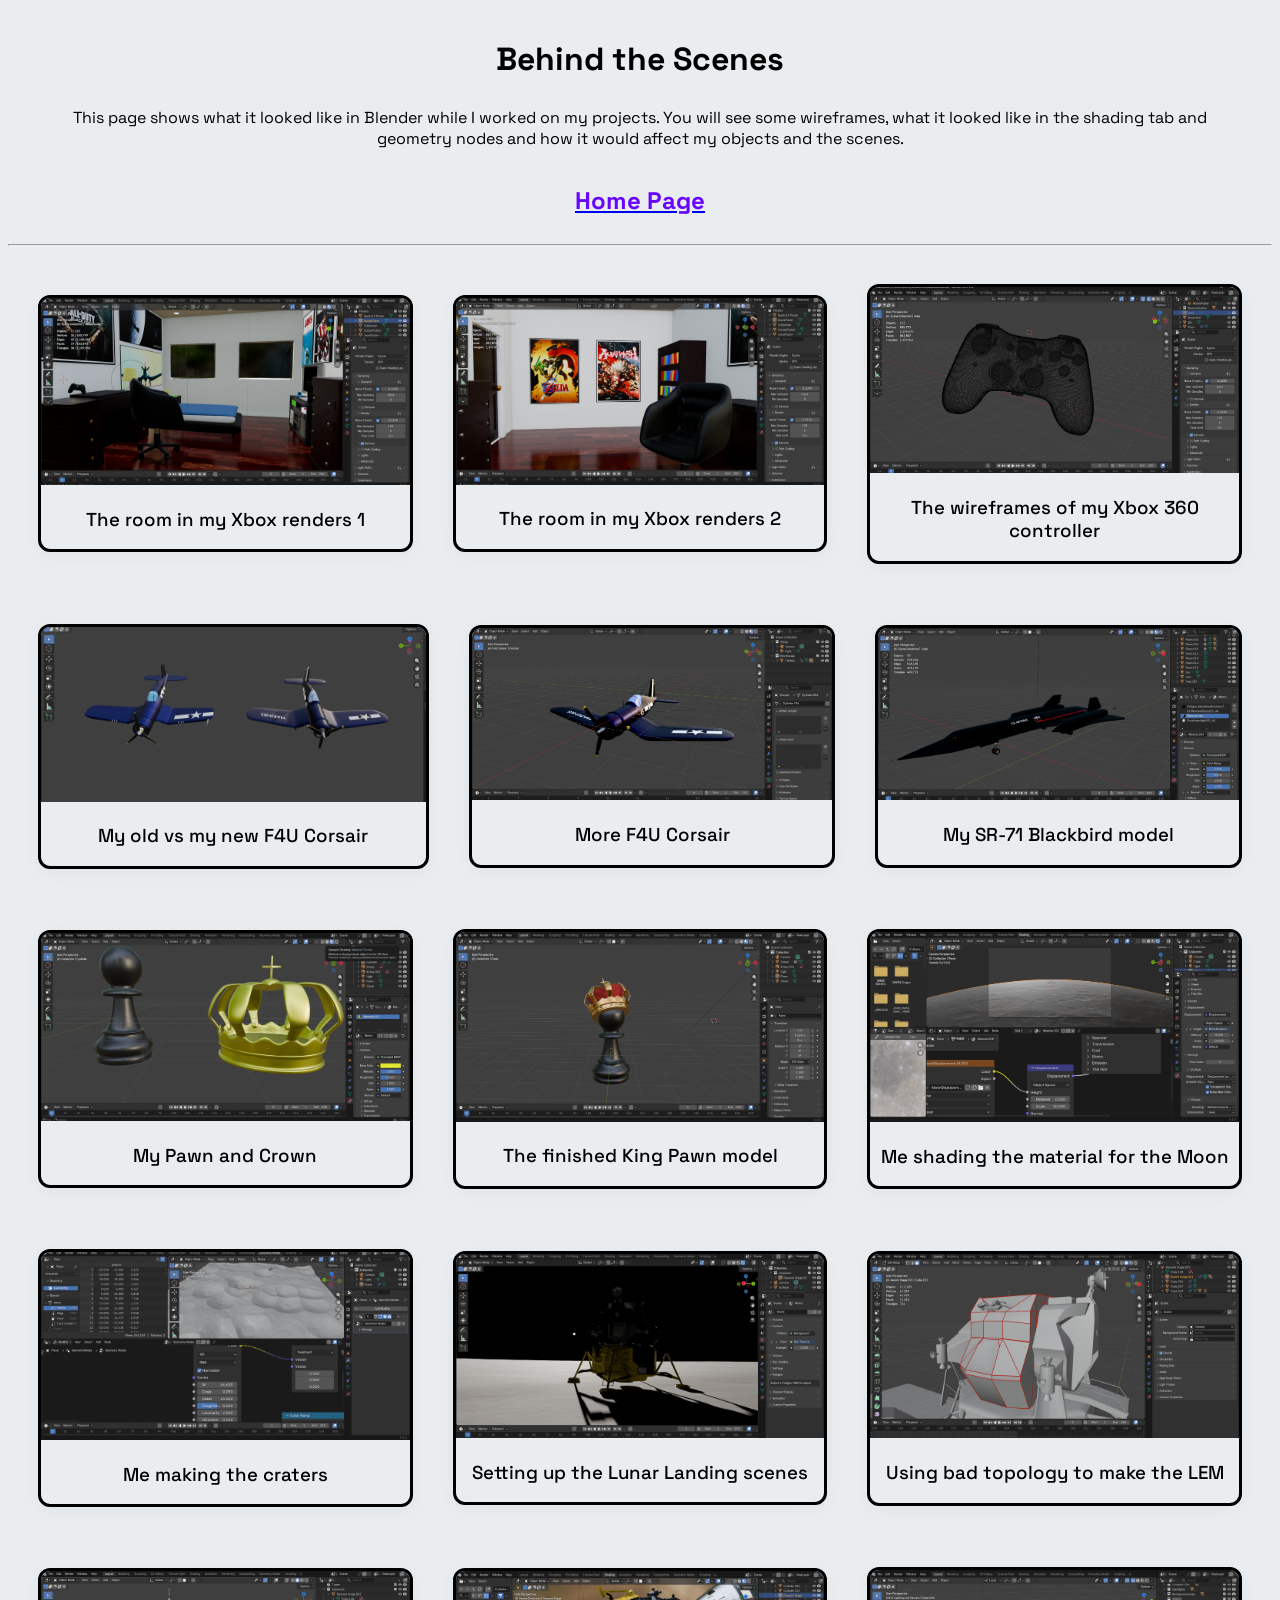
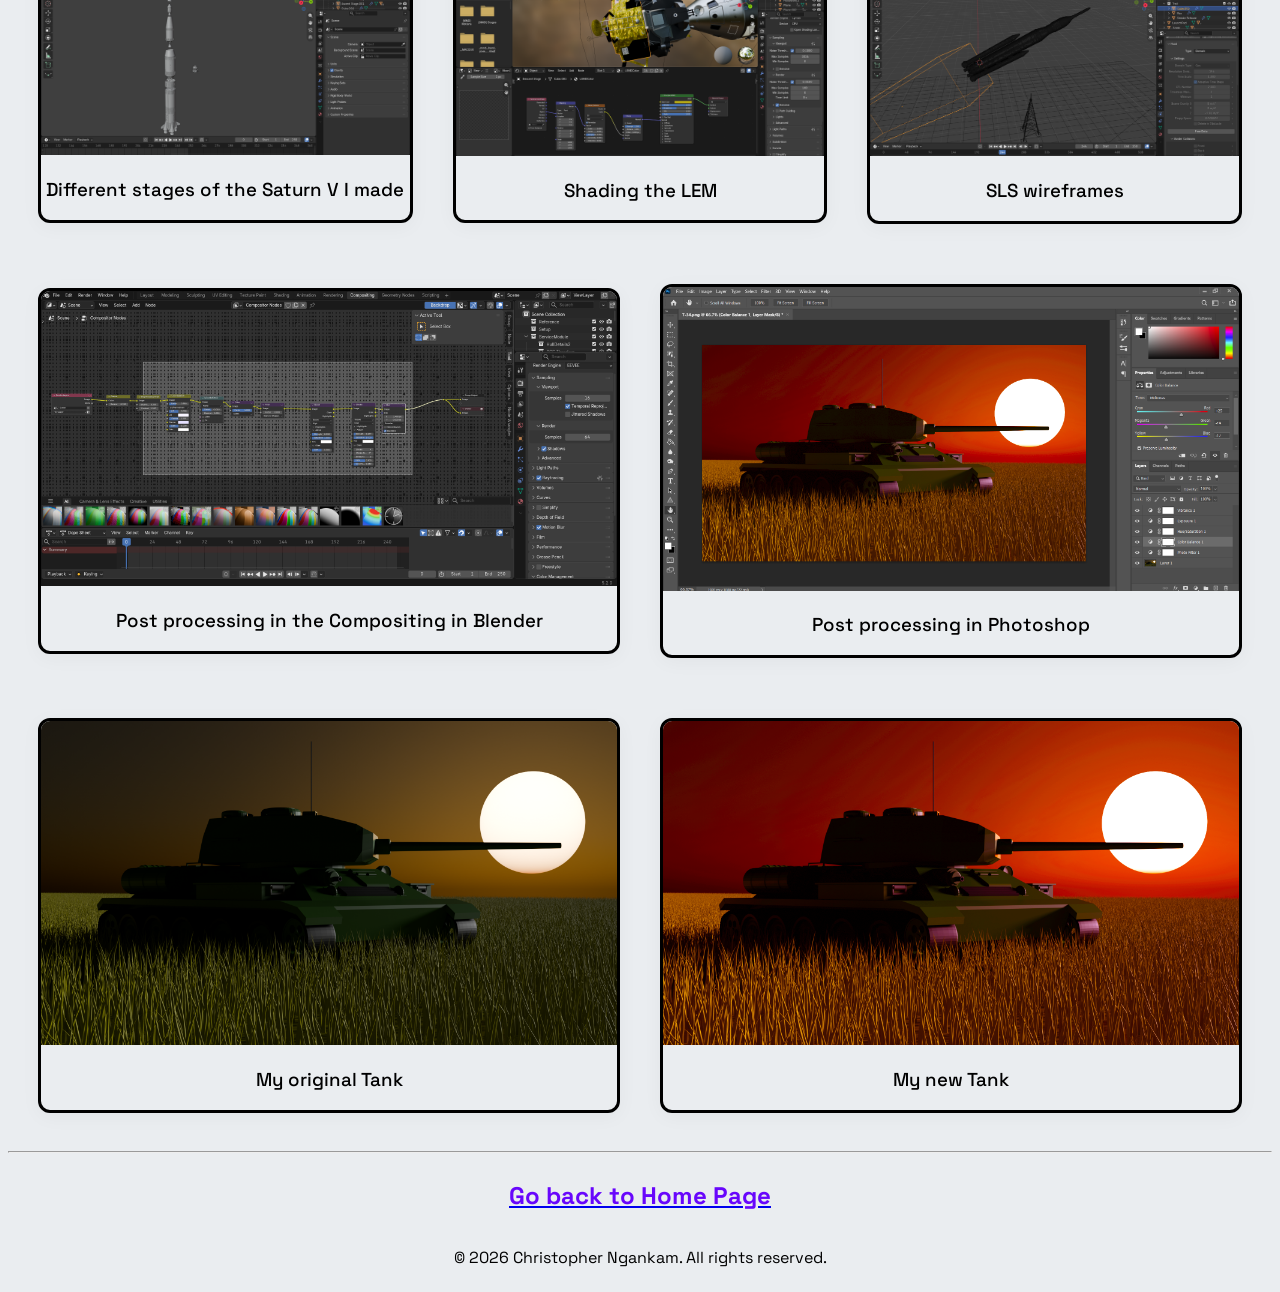
<file: behindscenes.html>
<!DOCTYPE html>
<html>
    <head>
        <link rel="icon" type="image/png" href="Favicon.png">
        <title>Chris's Portfolio</title>
        <link rel="stylesheet" href="behindscenes.css">
        <script defer src="script.JS"></script>

        <link rel="preconnect" href="https://fonts.googleapis.com">
        <link rel="preconnect" href="https://fonts.gstatic.com" crossorigin>
        <link href="https://fonts.googleapis.com/css2?family=Space+Grotesk:wght@400;600;700&display=swap" rel="stylesheet">
    </head>

    <body>
        <header>
            <h1>Behind the Scenes</h1>
            <p>
                This page shows what it looked like in Blender while I worked on my projects. You will see some wireframes, 
                what it looked like in the shading tab and geometry nodes and how it would affect my objects and the scenes.
            </p>

            <a href="index.html">
                <h2>Home Page</h2>
            </a>
        </header>

        <hr>

        <div class="beforerow1">
            <div class="beforepic1">
                <img src="BehindScenes/Screenshot_1005.png">
                <h3>The room in my Xbox renders 1</h3>
            </div>

            <div class="beforepic2">
                <img src="BehindScenes/Screenshot_1006.png">
                <h3>The room in my Xbox renders 2</h3>
            </div>

            <div class="beforepic3">
                <img src="BehindScenes/Screenshot_1007.png">
                <h3>The wireframes of my Xbox 360 controller</h3>
            </div>
        </div>

        <div class="row1">
            <div class="pic1">
                <img src="BehindScenes/Screenshot (161).png">
                <h3>My old vs my new F4U Corsair</h3>
            </div>

            <div class="pic2">
                <img src="BehindScenes/Screenshot (223).png">
                <h3>More F4U Corsair</h3>
            </div>

            <div class="pc3">
                <img src="BehindScenes/Screenshot (220).png">
                <h3>My SR-71 Blackbird model</h3>
            </div>
        </div>

        <div class="row2">
            <div class="pic4">
                <img src="BehindScenes/Screenshot (264).png">
                <h3>My Pawn and Crown</h3>
            </div>

            <div class="pic5">
                <img src="BehindScenes/Screenshot (265).png">
                <h3>The finished King Pawn model</h3>
            </div>

            <div class="pic6">
                <img src="BehindScenes/Screenshot_827.png">
                <h3>Me shading the material for the Moon</h3>
            </div>
        </div>
        
        <div class="row3">
            <div class="pic7">
                <img src="BehindScenes/Screenshot_838.png">
                <h3>Me making the craters</h3>
            </div>

            <div class="pic8">
                <img src="BehindScenes/Screenshot_852.png">
                <h3>Setting up the Lunar Landing scenes</h3>
            </div>

            <div class="pic9">
                <img src="BehindScenes/Screenshot_923.png">
                <h3>Using bad topology to make the LEM</h3>
            </div>
        </div>

        <div class="row4">
            <div class="pic10">
                <img src="BehindScenes/Screenshot_925.png">
                <h3>Different stages of the Saturn V I made</h3>
            </div>

            <div class="pic11">
                <img src="BehindScenes/Screenshot_927.png">
                <h3>Shading the LEM</h3>
            </div>

            <div class="pic12">
                <img src="BehindScenes/Screenshot_928.png">
                <h3>SLS wireframes</h3>
            </div>
        </div>

        <div class="row5">
            <div class="pic13">
                <img src="BehindScenes/Screenshot_929.png">
                <h3>Post processing in the Compositing in Blender</h3>
            </div>

            <div class="pic14">
                <img src="BehindScenes/Screenshot_930.png">
                <h3>Post processing in Photoshop</h3>
            </div>
        </div>

        <div class="row6">
            <div class="OGTank">
                <img src="OGRenders/T-34.png">
                <h3>My original Tank</h3>
            </div>

            <div class="NewTank">
                <img src="BehindScenes/T-34Editted.png">
                <h3>My new Tank</h3>
            </div>
        </div>

        <hr>

        <footer>
            <a href="index.html">
                <h2>
                    Go back to Home Page
                </h2>
            </a>

            <p>© 2026 Christopher Ngankam. All rights reserved.</p>
        </footer>
        
    </body>
</html>
</file>
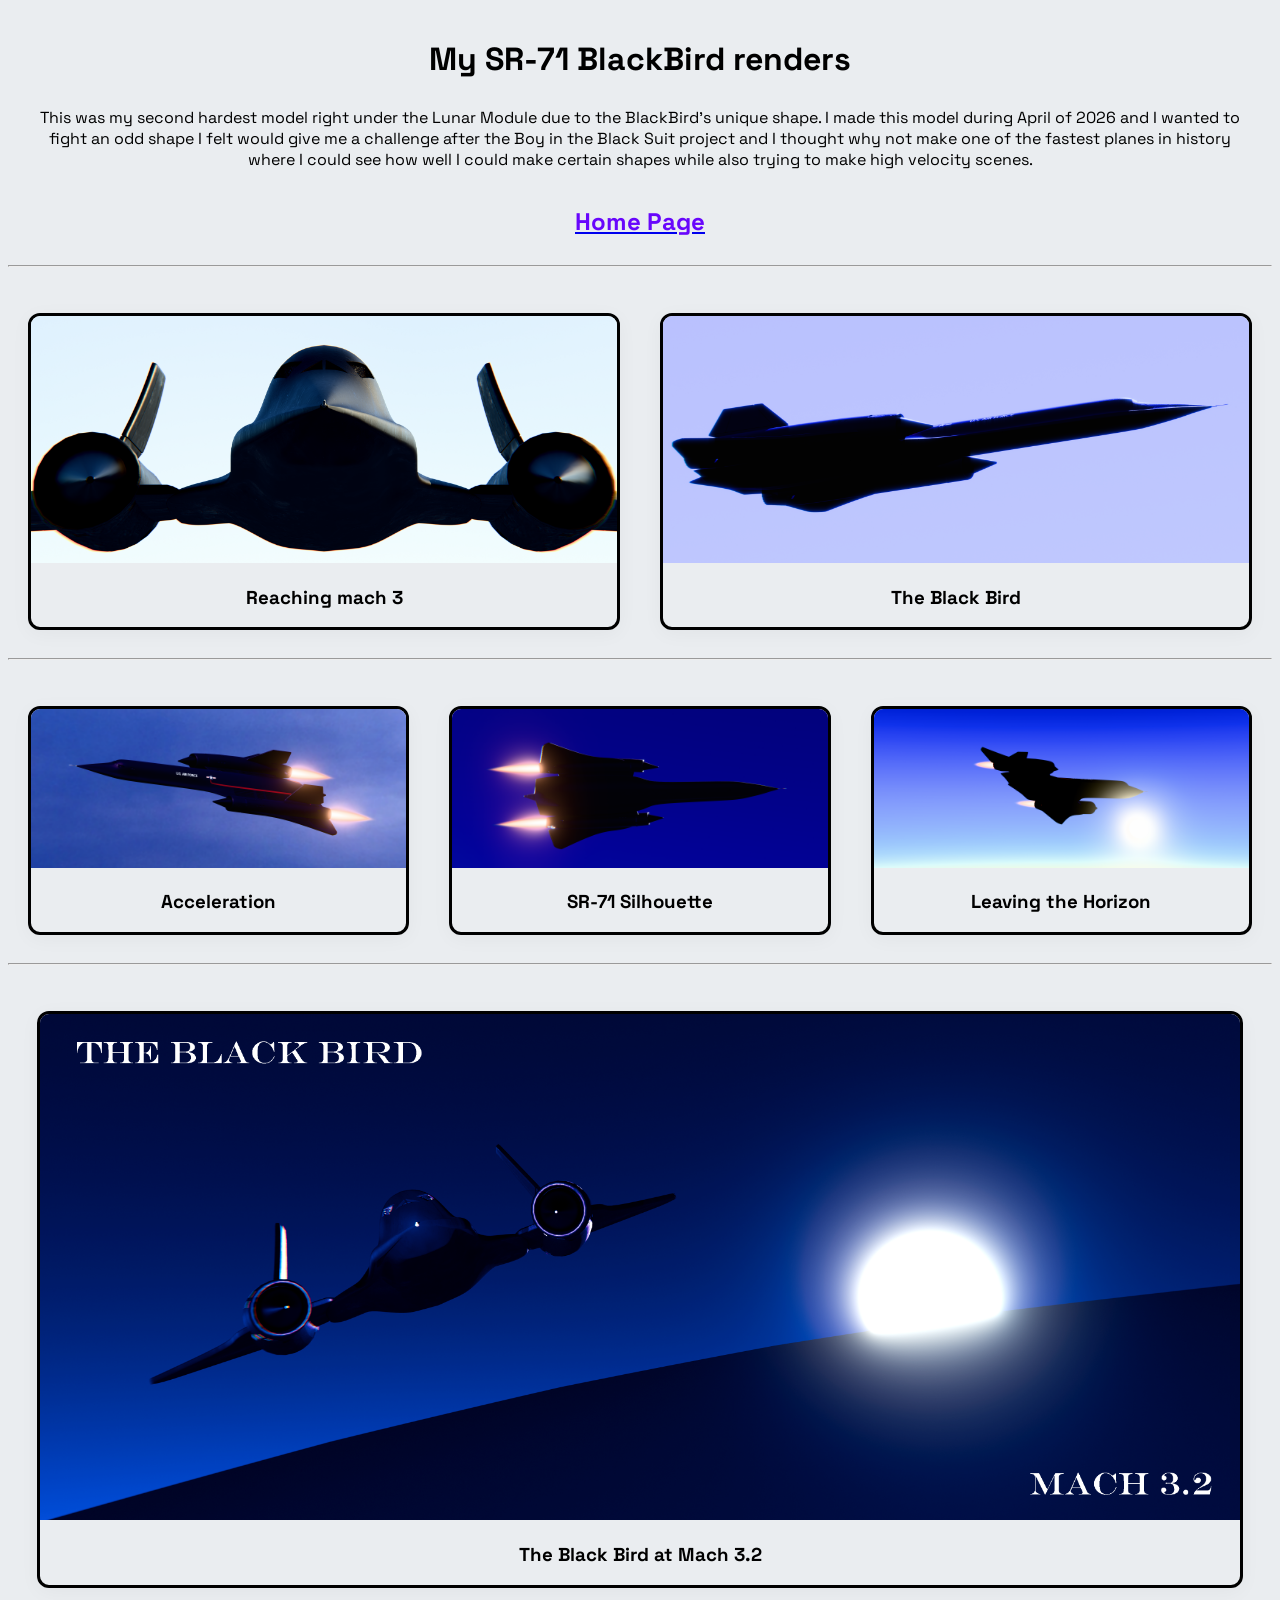
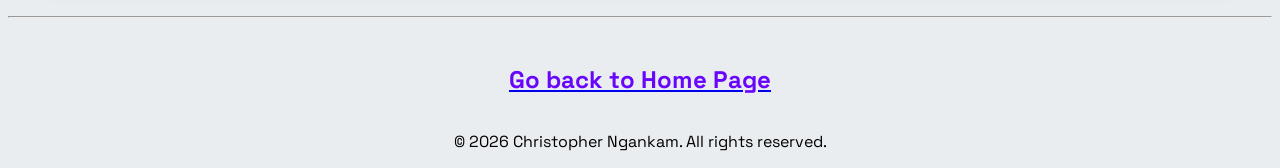
<file: blackbird.html>
<!DOCTYPE html>
<html>
    <head>
        <link rel="icon" type="image/png" href="Favicon.png">
        <title>Chris's Portfolio</title>
        <link rel="stylesheet" href="blackbird.css">
        <script defer src="script.JS"></script>

        <link rel="preconnect" href="https://fonts.googleapis.com">
        <link rel="preconnect" href="https://fonts.gstatic.com" crossorigin>
        <link href="https://fonts.googleapis.com/css2?family=Space+Grotesk:wght@400;600;700&display=swap" rel="stylesheet">
    </head>

    <body>
        <header>
            <h1>My SR-71 BlackBird renders</h1>
            <p>
                This was my second hardest model right under the Lunar Module due to the BlackBird's unique shape.
                I made this model during April of 2026 and I wanted to fight an odd shape I felt would give me a challenge after the Boy in the Black Suit project
                and I thought why not make one of the fastest planes in history where I could see how well I could make certain shapes while also trying to make high velocity scenes.
            </p>
            <a href="index.html">
                <h2>Home Page</h2>
            </a>
        </header>

        <hr>
        <br>

        <div class="blackbirdrow1">
            <div class="Picture1">
                <img src="SR-71Renders/BlackBird1.png" alt="A front shot of the SR-71">
                <h3>Reaching mach 3</h3>
            </div>

            <div class="Picture2">
                <img src="SR-71Renders/BlackBird2.png" alt="Side shot of the SR-71 while it's in the sky">
                <h3>The Black Bird</h3>
            </div>
        </div>

        <hr>
        <br>

        <div class="blackbirdrow2">
            <div class="Picture3">
                <img src="SR-71Renders/BlackBird3.png" alt="The Sr-71 accelerating">
                <h3>Acceleration</h3>
            </div>

            <div class="Picture4">
                <img src="SR-71Renders/BlackBird4.png" alt="The bottom of the SR-71 as it's flying">
                <h3>SR-71 Silhouette</h3>
            </div>

            <div class="Picture5">
                <img src="SR-71Renders/BlackBird5.png" alt="The SR-71 next to the sun">
                <h3>Leaving the Horizon</h3>
            </div>
        </div>

        <hr>
        <br>

        <div class="Main">
            <div class="Mach3">
                <img src="SR-71Renders/BlackBird6.1Official-1.png" alt="SR-71 in the upper atmosphere">
                <h3>The Black Bird at Mach 3.2</h3>
            </div>
        </div>

        <hr>
        <br>

        <footer>
            <a href="index.html">
                <h2>
                    Go back to Home Page
                </h2>
            </a>

            <p>© 2026 Christopher Ngankam. All rights reserved.</p>
        </footer>
    </body>
</html>
</file>
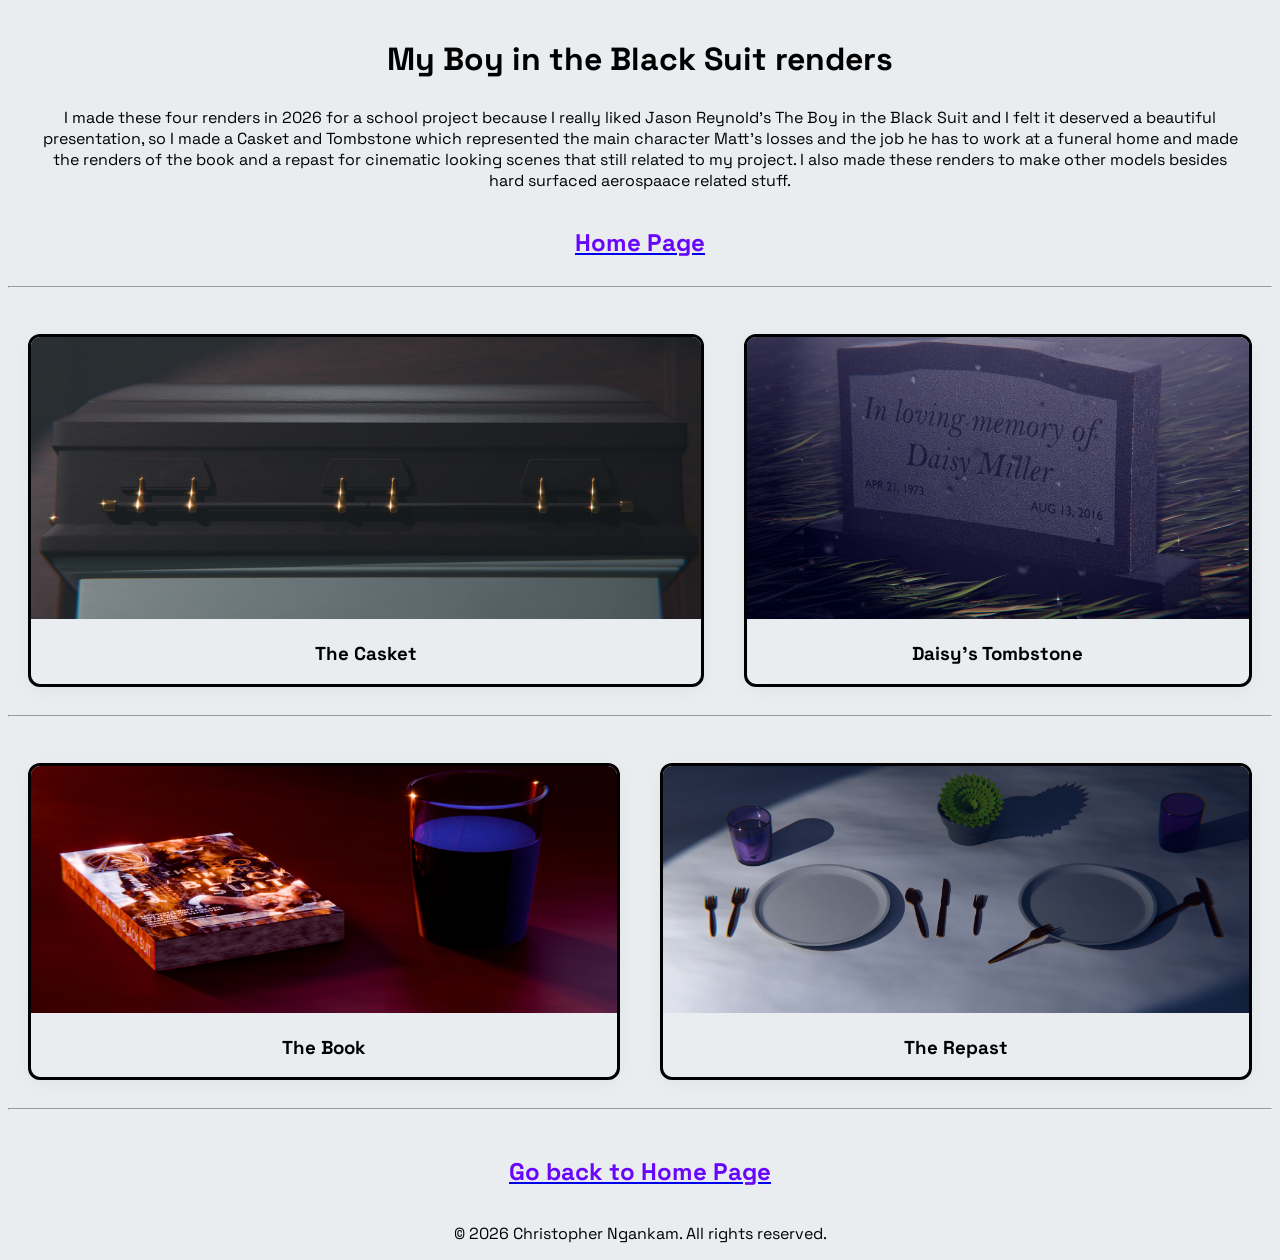
<file: blacksuit.html>
<!DOCTYPE html>
<html>
    <head>
        <link rel="icon" type="image/png" href="Favicon.png">
        <title>Chris's Portfolio</title>
        <link rel="stylesheet" href="blacksuit.css">
        <script defer src="script.JS"></script>

        <link rel="preconnect" href="https://fonts.googleapis.com">
        <link rel="preconnect" href="https://fonts.gstatic.com" crossorigin>
        <link href="https://fonts.googleapis.com/css2?family=Space+Grotesk:wght@400;600;700&display=swap" rel="stylesheet">
    </head>

    <body>
        <header>
            <h1>My Boy in the Black Suit renders</h1>
            <p>
                I made these four renders in 2026 for a school project because I really liked Jason Reynold's The Boy in the Black Suit and 
                I felt it deserved a beautiful presentation, so I made a Casket and Tombstone which represented the main character Matt's losses and the job he has to work at a funeral home 
                and made the renders of the book and a repast for cinematic looking scenes that still related to my project. I also made these renders to make other models besides hard surfaced aerospaace related stuff.
            </p>
            <a href="index.html">
                <h2>Home Page</h2>
            </a>
        </header>

        <hr>
        <br>

        <div class="blacksuitrow1">
            <div class="Picture1">
                <img src="BoyInBlackRenders/Casket2.png" alt="A casket">
                <h3>The Casket</h3>
            </div>

            <div class="Picture2">
                <img src="BoyInBlackRenders/TombstoneCine.png" alt="A tombstone">
                <h3>Daisy's Tombstone</h3>
            </div>
        </div>

        <hr>
        <br>

        <div class="blacksuitrow2">
            <div class="Picture3">
                <img src="BoyInBlackRenders/BookCine.png" alt="A picture of The Boy in the black suit book next to a glass of water">
                <h3>The Book</h3>
            </div>

            <div class="Picture4">
                <img src="BoyInBlackRenders/RepastCine.png" alt="A repast">
                <h3>The Repast</h3>
            </div>
        </div>

        <hr>
        <br>

        <footer>
            <a href="index.html">
                <h2>
                    Go back to Home Page
                </h2>
            </a>

            <p>© 2026 Christopher Ngankam. All rights reserved.</p>
        </footer>
    </body>
</html>
</file>
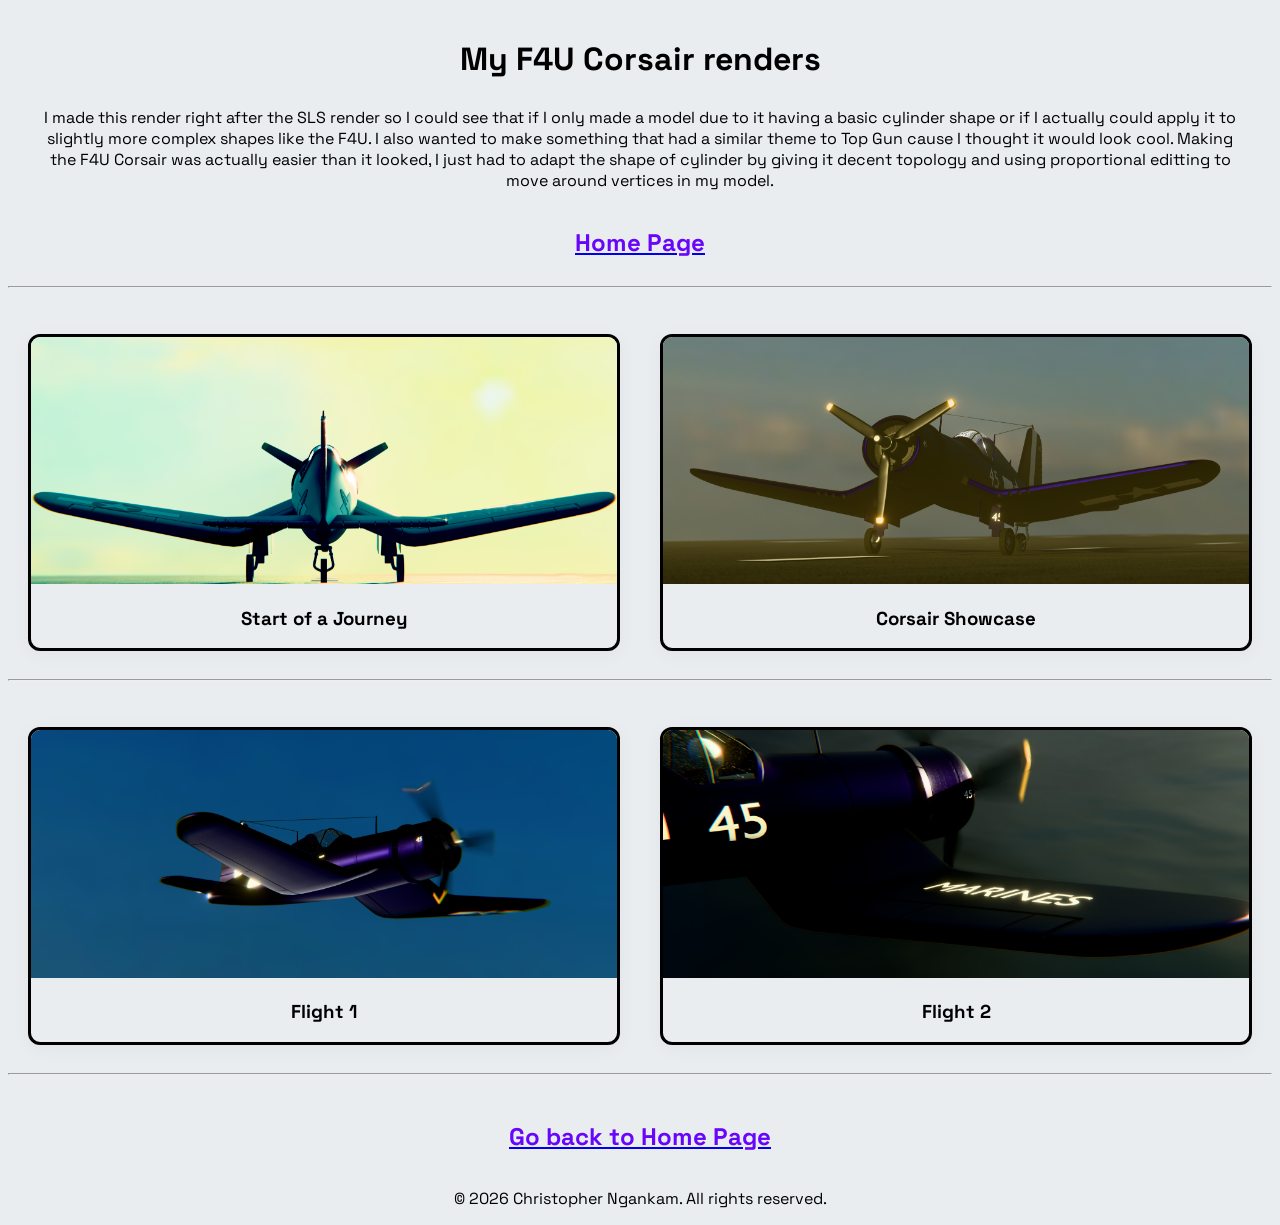
<file: corsair.html>
<!DOCTYPE html>
<html>
    <head>
        <link rel="icon" type="image/png" href="Favicon.png">
        <title>Chris's Portfolio</title>
        <link rel="stylesheet" href="corsair.css">
        <script defer src="script.JS"></script>

        <link rel="preconnect" href="https://fonts.googleapis.com">
        <link rel="preconnect" href="https://fonts.gstatic.com" crossorigin>
        <link href="https://fonts.googleapis.com/css2?family=Space+Grotesk:wght@400;600;700&display=swap" rel="stylesheet">
    </head>

    <body>
        <header>
            <h1>My F4U Corsair renders</h1>
            <p>
                I made this render right after the SLS render so I could see that if I only made a model due to it having a basic cylinder shape or if I actually
                could apply it to slightly more complex shapes like the F4U. I also wanted to make something that had a similar theme to Top Gun 
                cause I thought it would look cool. Making the F4U Corsair was actually easier than it looked, I just had to adapt the shape of cylinder by giving it 
                decent topology and using proportional editting to move around vertices in my model.
            </p>
            <a href="index.html">
                <h2>Home Page</h2>
            </a>
        </header>

        <hr>
        <br>

        <div class="corsairrow1">
            <div class="runway1">
                <img src="CorsairRenders/CorsairComposited.png" alt="An F4U Corsair facing the sun about to lift off while on the runway">
                <h3>Start of a Journey</h3>
            </div>

            <div class="runway2">
                <img src="CorsairRenders/Corsair2DustComposited.png" alt="A showcase of most of the Corsair while it's on the runway">
                <h3>Corsair Showcase</h3>
            </div>
        </div>

        <hr>
        <br>

        <div class="corsairrow2">
            <div class="sky1">
                <img src="CorsairRenders/Corsair3.png" alt="The Corsair flying through the sky">
                <h3>Flight 1</h3>
            </div>

            <div class="sky2">
                <img src="CorsairRenders/Corsair4.png" alt="The view of the sea from the Corsair's perspective">
                <h3>Flight 2</h3>
            </div>
        </div>

        <hr>
        <br>

        <footer>
            <a href="index.html">
                <h2>
                    Go back to Home Page
                </h2>
            </a>

            <p>© 2026 Christopher Ngankam. All rights reserved.</p>
        </footer>
    </body>
</html>
</file>
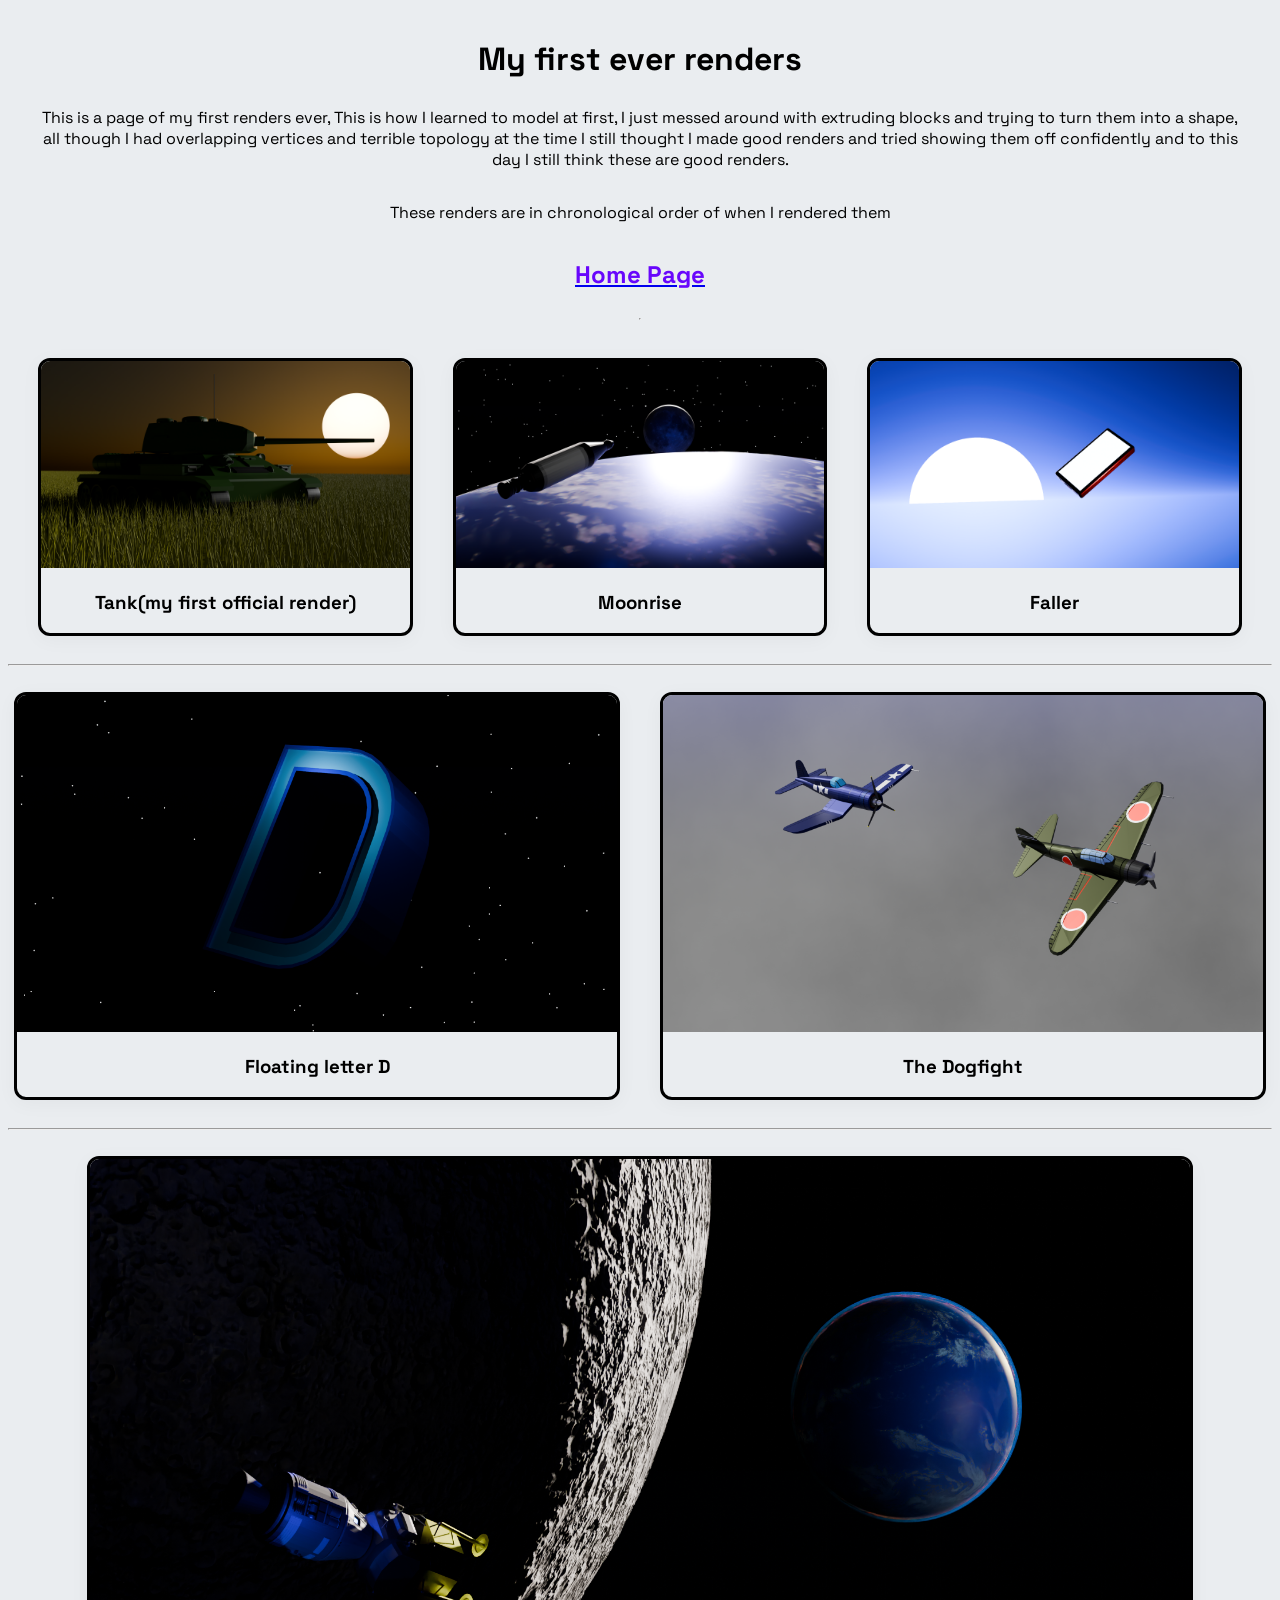
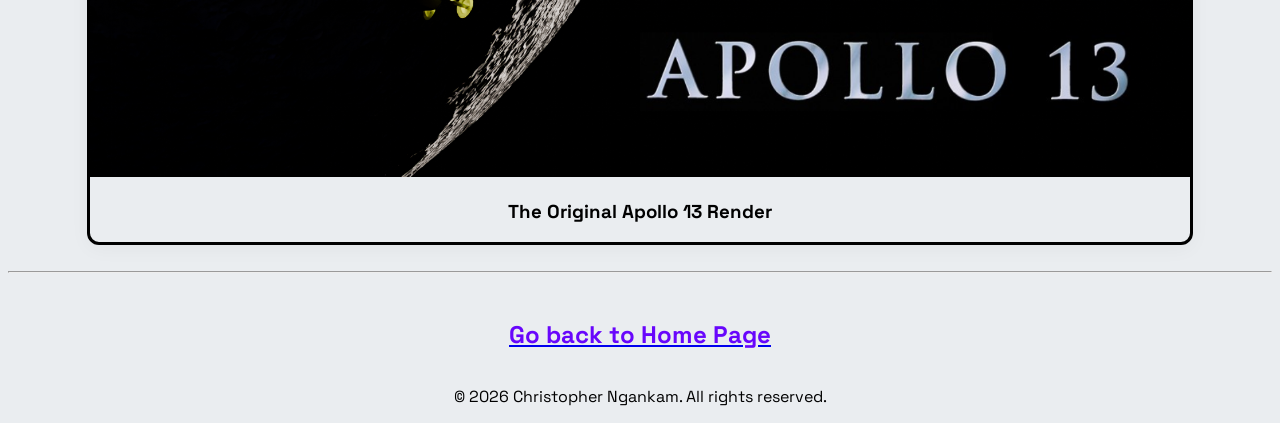
<file: OG.html>
<!DOCTYPE html>
<html>
    <head>
        <link rel="icon" type="image/png" href="Favicon.png">
        <title>Chris's Portfolio</title>
        <link rel="stylesheet" href="OG.css">
        <script defer src="script.JS"></script>

        <link rel="preconnect" href="https://fonts.googleapis.com">
        <link rel="preconnect" href="https://fonts.gstatic.com" crossorigin>
        <link href="https://fonts.googleapis.com/css2?family=Space+Grotesk:wght@400;600;700&display=swap" rel="stylesheet">
    </head>

    <body>
        <header class="ogheader">
            <h1>My first ever renders</h1>
            <P>
                This is a page of my first renders ever, This is how I learned to model at first, I just messed around with extruding blocks and trying
                to turn them into a shape, all though I had overlapping vertices and terrible topology at the time I still thought I made good renders and tried
                showing them off confidently and to this day I still think these are good renders.
            </P>
            <p>These renders are in chronological order of when I rendered them</p>
            <a href="index.html">
                <h2>Home Page</h2>
            </a>
            <hr>
        </header>

        <div class="ogrow1">
            <div class="T-34">
                <img src="OGRenders/T-34.png" alt="A picture of a tank in a field while the sun is setting">
                <h3>Tank(my first official render)</h3>
            </div>

            <div class="Moonriser">
                <img src="OGRenders/MoonRise.png" alt="A picture of a rocket in orbit while the moon is in the background">
                <h3>Moonrise</h3>
            </div>

            <div class="Faller">
                <img src="OGRenders/Phone.png" alt="A phone falling from high in the sky while the sun is in the background">
                <h3>Faller</h3>
            </div>
        </div>

        <hr>
        <br>

        <div class="ogrow2">
            <div class="LetterD">
                <img src="OGRenders/SchoolProject.png" alt="A floating letter D in space">
                <h3>Floating letter D</h3>
            </div>

            <div class="Dogfight">
                <img src="OGRenders/Dogfight.png" alt="An F4U Corsair in a dogfight with an A6M Zero">
                <h3>The Dogfight</h3>
            </div>
        </div>

        <hr>
        <br>

        <div class="Maindiv">
            <div class="OGApollo13">
                <img src="OGRenders/Apollo13Cover.png" alt="My original Apollo 13 render">
                <h3>The Original Apollo 13 Render</h3>
            </div>
        </div>

        <br>

        <hr>
        <br>

        <footer>
            <a href="index.html">
                <h2>
                    Go back to Home Page
                </h2>
            </a>

            <p>© 2026 Christopher Ngankam. All rights reserved.</p>
        </footer>
    </body>
</html>
</file>
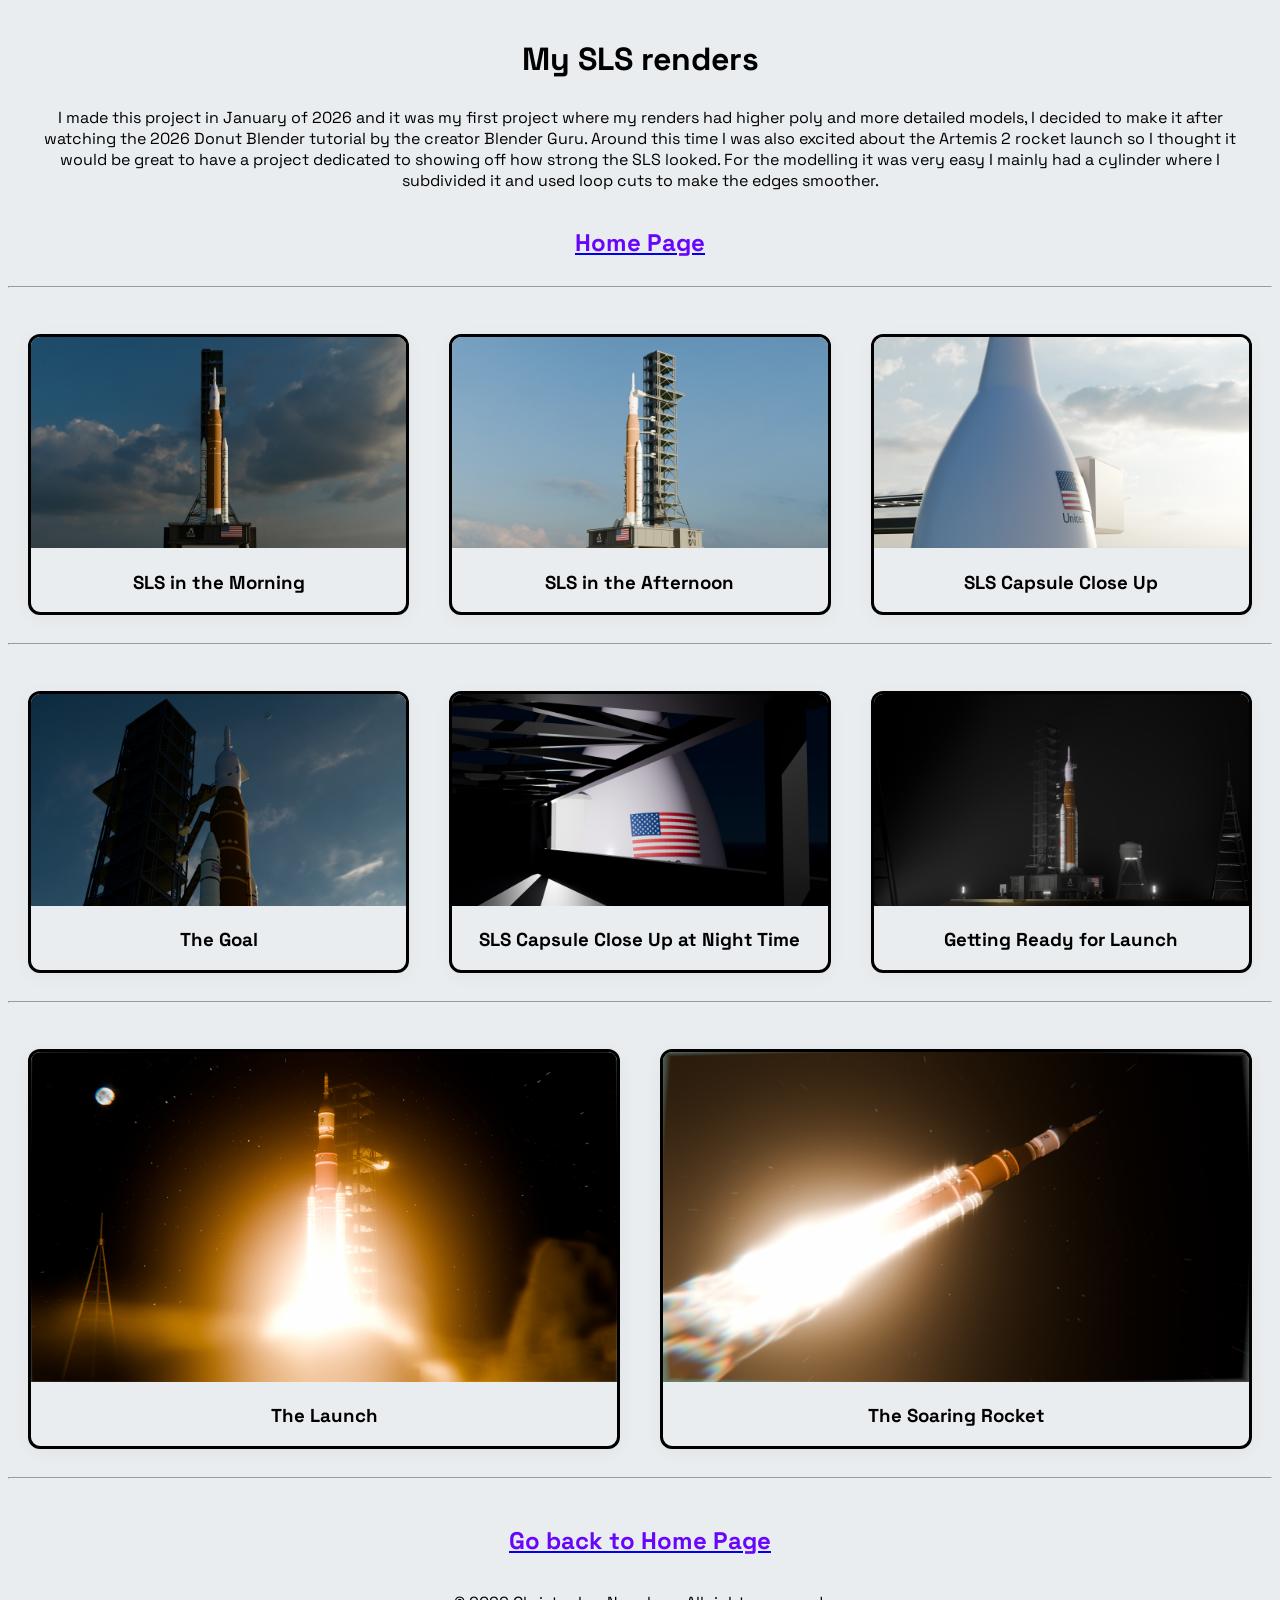
<file: sls.html>
<!DOCTYPE html>
<html>
    <head>
        <link rel="icon" type="image/png" href="Favicon.png">
        <title>Chris's Portfolio</title>
        <link rel="stylesheet" href="sls.css">
        <script defer src="script.JS"></script>

        <link rel="preconnect" href="https://fonts.googleapis.com">
        <link rel="preconnect" href="https://fonts.gstatic.com" crossorigin>
        <link href="https://fonts.googleapis.com/css2?family=Space+Grotesk:wght@400;600;700&display=swap" rel="stylesheet">
    </head>

    <body>
        <header>
            <h1>My SLS renders</h1>
            <p>
                I made this project in January of 2026 and it was my first project where my renders had higher poly and more detailed models,
                I decided to make it after watching the 2026 Donut Blender tutorial by the creator Blender Guru. Around this time I was also excited 
                about the Artemis 2 rocket launch so I thought it would be great to have a project dedicated to showing off how strong the SLS looked.
                For the modelling it was very easy I mainly had a cylinder where I subdivided it and used loop cuts to make the edges smoother.
            </p>
            <a href="index.html">
                <h2>Home Page</h2>
            </a>
        </header>
        <hr>
        <br>

        <div class="slsrow1">
            <div class="slsmorning">
                <img src="SLSRenders/SLSRender1.png" alt="SLS on a launchpad">
                <h3>SLS in the Morning</h3>
            </div>

            <div class="slsafternoon">
                <img src="SLSRenders/SLSRender2.png" alt="SLS on a launchpad">
                <h3>SLS in the Afternoon</h3>
            </div>

            <div class="capsuleclose">
                <img src="SLSRenders/SLSRender3.png" alt="A close up of the SLS capsule">
                <h3>SLS Capsule Close Up</h3>
            </div>
        </div>

        <hr>
        <br>

        <div class="slsrow2">
            <div class="slsmoon">
                <img src="SLSRenders/SLSRender4bright.png" alt="SLS during evening while the moon is far up in the sky">
                <h3>The Goal</h3>
            </div>

            <div class="capsuleclose2">
                <img src="SLSRenders/SLSRender5.png" alt="close up of the capsule while it's night time">
                <h3>SLS Capsule Close Up at Night Time</h3>
            </div>

            <div class="slsspotlights">
                <img src="SLSRenders/SLSRender6.png" alt="The SLS at night time with spotlights hititng it">
                <h3>Getting Ready for Launch</h3>
            </div>
        </div>

        <hr>
        <br>

        <div class="Finalrow">
            <div class="Launching">
                <img src="SLSRenders/SLSRender7.png" alt="The SLS launching off">
                <h3>The Launch</h3>
            </div>

            <div class="BoomingRocket">
                <img src="SLSRenders/SLSRender8.png" alt="The SLS flying through the sky">
                <h3>The Soaring Rocket</h3>
            </div>
        </div>
        <hr>
        <br>

        <footer>
            <a href="index.html">
                <h2>
                    Go back to Home Page
                </h2>
            </a>

            <p>© 2026 Christopher Ngankam. All rights reserved.</p>
        </footer>
    </body>
</html>
</file>
<file: behindscenes.css>
header, footer{
    text-align: center;
    display: flex;
    flex-direction: column;
    align-items: center;
}

header h1{
    margin-bottom: 0.1rem; 
    padding: 10px;
}
header p{
    width: 1200px;
    max-width: 100%;
    height: auto;
}


.reftitle h2{
    text-align: center;
    padding: 20px;
}

.row1 img, .row2 img, .row3 img, .row4 img, .beforerow1 img{
    width: 450px;
    max-width: 100%;
    height: auto;
}

.pic1 img{
    width: 480px;
    max-width: 100%;
    height: auto;
}

.pic9 img{
    width: 450px;
    max-width: 100%;
    height: auto;
}


/*Post process row*/

.row5 img, .row6 img{
    width: 700px;
    max-width: 100%;
    height: auto;
}


/*Post process row above*/

.row1 h3, .row2 h3, .row3 h3, .row4 h3, .row5 h3, .row6 h3, .beforerow1 h3{
    text-align: center;
}

.row1, .row2, .row3, .row4, .row5, .row6, .beforerow1{
    padding: 30px;
    display: flex;
    justify-content: center;
    align-items: center;
    gap: 40px;
}

h3{font-weight: 500;}
/*This is where the lightbox code is*/

#lightbox {
    position: fixed;
    z-index: 1000;
    top: 0;
    left: 0;   
    right: 0;  
    bottom: 0;
    background-color: rgba(0, 0, 0, 0.8);
    display: none;
}

#lightbox.active{
    display: flex;
    justify-content: center;
    align-items: center;
}

img{cursor: pointer;}

#lightbox img {
    max-width: 90%;    
    max-height: 90vh;  
    object-fit: contain; 
    border-radius: 4px;
}

#lightbox .lightbox-arrow {
    position: absolute;
    top: 50%;
    transform: translateY(-50%);
    background-color: rgba(255, 255, 255, 0.2);
    color: white;
    border: none;
    font-size: 40px;
    padding: 10px 20px;
    cursor: pointer;
    z-index: 1001;
    border-radius: 4px;
}

#lightbox .lightbox-arrow:hover {
    background-color: rgba(255, 255, 255, 0.5);
}

#lightbox .prev-btn {
    left: 20px;
}

#lightbox .next-btn {
    right: 20px;
}

#lightbox .close-btn {
    top: 20px;
    right: 30px;
    left: auto;
    transform: none;
    font-size: 50px;
    background: none;
}

#lightbox .close-btn:hover {
    background: none;
    color: #ff4d4d;
}

/* Force the image inside the lightbox to have a default/auto cursor, overriding global img rules */
#lightbox img {
  cursor: default !important;
}

/*From here I just try to make things look good*/


h1{
    font-family: "Space Grotesk";
}

p{
    font-family: "Space Grotesk";
}

h2{
    font-family: "Space Grotesk";
}

h3{
    font-family: "Space Grotesk";
}

a h2{
    font-family: "Space Grotesk";
    color: rgb(104, 6, 252)
;}

body{background-color: hsl(210, 16%, 93%);}


.row1 div, .row2 div, .row3 div, .row4 div, .row5 div, .row6 div, .beforerow1 div{
    border: solid;
    border-color: black;
    box-shadow: 0 4px 20px rgba(0, 0, 0, 0.04);
    border-radius: 12px;
    overflow: hidden;
}



.row1 img:hover, .row2 img:hover, .row3 img:hover, .row4 img:hover, .row5 img:hover, .row6 img:hover, .beforerow1 img:hover{
    transform: scale(1.03); 
    opacity: 0.95;     
}

.row1 div:hover, .row2 div:hover, .row3 div:hover, .row4 div:hover, .row5 div:hover, .row6 div:hover, .beforerow1 div:hover{
    border-color: rgb(69, 69, 69);
    background-color: rgb(205, 205, 205);
}

a:hover{
    color: blue;
}


@media (max-width: 767px) {
    .row1, .row2, .row3, .row4, .row5, .row6{
        display: flex;
        flex-direction: column;
        align-items: center;
    }

}
</file>
<file: blackbird.css>
header{
    text-align: center;
    display: flex;
    flex-direction: column;
    align-items: center;
}
header h1{
    margin-bottom: 0.1rem; 
    padding: 10px;
}
header p{
    width: 1200px;
    max-width: 100%;
    height: auto;
}

.blackbirdrow1 img{
    width: 700px;
    max-width: 100%;
    height: auto;
}

.blackbirdrow1 h3{text-align: center;}

.blackbirdrow1{
    display: flex;
    justify-content: space-evenly;
}

.blackbirdrow2 img{
    width: 450px;
    max-width: 100%;
    height: auto;
}

.blackbirdrow2 h3{text-align: center;}

.blackbirdrow2{
    display: flex;
    justify-content: space-evenly;
}

.Mach3 img{
    width: 1200px;
    max-width: 100%;
    height: auto;
}

.Main h3{text-align: center;}
.Main{
    display: flex;
    justify-content: center;
    align-items: center;
    padding: 20px;
}

/*a attribute work*/

a{display: inline-block;}

/*a attribute work*/

@media (max-width: 767px) {
    .blackbirdrow1{
        display: flex;
        flex-direction: column;
        align-items: center;
    }

    .blackbirdrow2 img{
        width: 690px;
        max-width: 100%;
        height: auto;
    }

    .blackbirdrow2{
        display: flex;
        flex-direction: column;
        align-items: center;
    }
}

footer{text-align: center;}

.blackbirdrow1, .blackbirdrow2{
    display: flex;
    justify-content: center; 
    align-items: center;
    gap: 40px;     
    padding: 20px;
}

/*This is where the lightbox code is*/

#lightbox {
    position: fixed;
    z-index: 1000;
    top: 0;
    left: 0;   
    right: 0; 
    bottom: 0; 
    background-color: rgba(0, 0, 0, 0.8);
    display: none;
}

#lightbox.active{
    display: flex;
    justify-content: center;
    align-items: center;
}

img{cursor: pointer;}

#lightbox img {
    max-width: 90%;    
    max-height: 90vh;  
    object-fit: contain; 
    border-radius: 4px;
}

#lightbox .lightbox-arrow {
    position: absolute;
    top: 50%;
    transform: translateY(-50%);
    background-color: rgba(255, 255, 255, 0.2);
    color: white;
    border: none;
    font-size: 40px;
    padding: 10px 20px;
    cursor: pointer;
    z-index: 1001;
    border-radius: 4px;
}

#lightbox .lightbox-arrow:hover {
    background-color: rgba(255, 255, 255, 0.5);
}

#lightbox .prev-btn {
    left: 20px;
}

#lightbox .next-btn {
    right: 20px;
}

#lightbox .close-btn {
    top: 20px;
    right: 30px;
    left: auto;
    transform: none;
    font-size: 50px;
    background: none;
}

#lightbox .close-btn:hover {
    background: none;
    color: #ff4d4d;
}

/* Force the image inside the lightbox to have a default/auto cursor, overriding global img rules */
#lightbox img {
  cursor: default !important;
}

/*From here I just try to make things look good*/


h1{
    font-family: "Space Grotesk";
}

p{
    font-family: "Space Grotesk";
}

h2{
    font-family: "Space Grotesk";
}

h3{
    font-family: "Space Grotesk";
}

a h2{
    font-family: "Space Grotesk";
    color: rgb(104, 6, 252)
;}

body{background-color: hsl(210, 16%, 93%);}


.blackbirdrow1 div, .blackbirdrow2 div, .Main div{
    border: solid;
    border-color: black;
    box-shadow: 0 4px 20px rgba(0, 0, 0, 0.04);
    border-radius: 12px;
    overflow: hidden;
}

.blackbirdrow1 img:hover, .blackbirdrow2 img:hover, .Main img:hover {
    transform: scale(1.03); 
    opacity: 0.95;     
}

.blackbirdrow1 div:hover, .blackbirdrow2 div:hover, .Main div:hover {
    border-color: rgb(69, 69, 69);
    background-color: rgb(205, 205, 205);
}

a:hover{
    color: blue;
}
</file>
<file: blacksuit.css>
header{
    text-align: center;
    display: flex;
    flex-direction: column;
    align-items: center;
}

header h1{
    margin-bottom: 0.1rem; 
    padding: 10px;}
header p{
    width: 1200px;
    max-width: 100%;
    height: auto;
}

.Picture1 img{
    width: 800px;
    max-width: 100%;
    height: auto;
}

.Picture2 img{
    width: 600px;
    max-width: 100%;
    height: auto;
}

.blacksuitrow1 h3{
    text-align: center;
}

.blacksuitrow1{
    display: flex;
    justify-content: space-evenly;
}

.blacksuitrow2 img{
    width: 700px;
    max-width: 100%;
    height: auto;
}

.blacksuitrow2 h3{text-align: center;}

.blacksuitrow2{
    display: flex;
    justify-content: space-evenly;
}

@media (max-width: 767px) {
    .blacksuitrow1{
        display: flex;
        flex-direction: column;
        align-items: center;
    }

    .blacksuitrow2{
        display: flex;
        flex-direction: column;
        align-items: center;
    }
}

footer{text-align: center;}

.blacksuitrow1, .blacksuitrow2{
    display: flex;
    justify-content: center; 
    align-items: center;
    gap: 40px;
    padding: 20px;
}

/*a attribute work*/

a{display: inline-block;}

/*a attribute work*/

/*This is where the lightbox code is*/

#lightbox {
    position: fixed;
    z-index: 1000;
    top: 0;
    left: 0;   
    right: 0;  
    bottom: 0; 
    background-color: rgba(0, 0, 0, 0.8);
    display: none;
}

#lightbox.active{
    display: flex;
    justify-content: center;
    align-items: center;
}

img{cursor: pointer;}

#lightbox img {
    max-width: 90%;   
    max-height: 90vh;  
    object-fit: contain; 
    border-radius: 4px;
}

#lightbox .lightbox-arrow {
    position: absolute;
    top: 50%;
    transform: translateY(-50%);
    background-color: rgba(255, 255, 255, 0.2);
    color: white;
    border: none;
    font-size: 40px;
    padding: 10px 20px;
    cursor: pointer;
    z-index: 1001;
    border-radius: 4px;
}

#lightbox .lightbox-arrow:hover {
    background-color: rgba(255, 255, 255, 0.5);
}

#lightbox .prev-btn {
    left: 20px;
}

#lightbox .next-btn {
    right: 20px;
}

#lightbox .close-btn {
    top: 20px;
    right: 30px;
    left: auto;
    transform: none;
    font-size: 50px;
    background: none;
}

#lightbox .close-btn:hover {
    background: none;
    color: #ff4d4d;
}

/* Force the image inside the lightbox to have a default/auto cursor, overriding global img rules */
#lightbox img {
  cursor: default !important;
}

/*From here I just try to make things look good*/


h1{
    font-family: "Space Grotesk";
}

p{
    font-family: "Space Grotesk";
}

h2{
    font-family: "Space Grotesk";
}

h3{
    font-family: "Space Grotesk";
}

a h2{
    font-family: "Space Grotesk";
    color: rgb(104, 6, 252)
;}

body{background-color: hsl(210, 16%, 93%);}


.blacksuitrow1 div, .blacksuitrow2 div{
    border: solid;
    border-color: black;
    box-shadow: 0 4px 20px rgba(0, 0, 0, 0.04);
    border-radius: 12px;
    overflow: hidden;
}

.blacksuitrow1 img:hover, .blacksuitrow2 img:hover {
    transform: scale(1.03); 
    opacity: 0.95;     
}

.blacksuitrow1 div:hover, .blacksuitrow2 div:hover {
    border-color: rgb(69, 69, 69);
    background-color: rgb(205, 205, 205);
}

a:hover{
    color: blue;
}
</file>
<file: corsair.css>
header{
    text-align: center;
    display: flex;
    flex-direction: column;
    align-items: center;
}

header h1{
    margin-bottom: 0.1rem; 
    padding: 10px;
}
header p{
    width: 1200px;
    max-width: 100%;
    height: auto;
}

.corsairrow1 img{
    width: 700px;
    max-width: 100%;
    height: auto;
}

.corsairrow1 h3{text-align: center;}

.corsairrow1{
    display: flex;
    justify-content: space-evenly;
}

.corsairrow2 img{
    width: 700px;
    max-width: 100%;
    height: auto;
}

.corsairrow2 h3{text-align: center;}

.corsairrow2{
    display: flex;
    justify-content: space-evenly;
}

@media (max-width: 767px) {
    .corsairrow1{
        display: flex;
        flex-direction: column;
        align-items: center;
    }

    .corsairrow2{
        display: flex;
        flex-direction: column;
        align-items: center;
    }
}

footer{text-align: center;}

.corsairrow1, .corsairrow2{
    display: flex;
    justify-content: center; 
    align-items: center;
    gap: 40px;     
    padding: 20px;
}

/*a attribute work*/

a{display: inline-block;}

/*a attribute work*/

/*This is where the lightbox code is*/

#lightbox {
    position: fixed;
    z-index: 1000;
    top: 0;
    left: 0;   
    right: 0;  
    bottom: 0; 
    background-color: rgba(0, 0, 0, 0.8);
    display: none;
}

#lightbox.active{
    display: flex;
    justify-content: center;
    align-items: center;
}

img{cursor: pointer;}

#lightbox img {
    max-width: 90%;    
    max-height: 90vh;  
    object-fit: contain; 
    border-radius: 4px;
}

#lightbox .lightbox-arrow {
    position: absolute;
    top: 50%;
    transform: translateY(-50%);
    background-color: rgba(255, 255, 255, 0.2);
    color: white;
    border: none;
    font-size: 40px;
    padding: 10px 20px;
    cursor: pointer;
    z-index: 1001;
    border-radius: 4px;
}

#lightbox .lightbox-arrow:hover {
    background-color: rgba(255, 255, 255, 0.5);
}

#lightbox .prev-btn {
    left: 20px;
}

#lightbox .next-btn {
    right: 20px;
}

#lightbox .close-btn {
    top: 20px;
    right: 30px;
    left: auto;
    transform: none;
    font-size: 50px;
    background: none;
}

#lightbox .close-btn:hover {
    background: none;
    color: #ff4d4d;
}

/* Force the image inside the lightbox to have a default/auto cursor, overriding global img rules */
#lightbox img {
  cursor: default !important;
}

/*From here I just try to make things look good*/


h1{
    font-family: "Space Grotesk";
}

p{
    font-family: "Space Grotesk";
}

h2{
    font-family: "Space Grotesk";
}

h3{
    font-family: "Space Grotesk";
}

a h2{
    font-family: "Space Grotesk";
    color: rgb(104, 6, 252)
;}

body{background-color: hsl(210, 16%, 93%);}


.corsairrow1 div, .corsairrow2 div{
    border: solid;
    border-color: black;
    box-shadow: 0 4px 20px rgba(0, 0, 0, 0.04);
    border-radius: 12px;
    overflow: hidden;
}

.corsairrow1 img:hover, .corsairrow2 img:hover {
    transform: scale(1.03); 
    opacity: 0.95;     
}

.corsairrow1 div:hover, .corsairrow2 div:hover {
    border-color: rgb(69, 69, 69);
    background-color: rgb(205, 205, 205);
}

a:hover{
    color: blue;
}
</file>
<file: OG.css>
header{
    text-align: center;
    display: flex;
    flex-direction: column;
    align-items: center;
}

header h1{
    margin-bottom: 0.1rem; 
    padding: 10px;
}
header p{
    width: 1200px;
    max-width: 100%;
    height: auto;
}

.T-34 img{
    width: 480px;
    max-width: 100%;
    height: auto;
}

.T-34 h3{
    text-align: center;
}

.Moonriser img{
    width: 480px;
    max-width: 100%;
    height: auto;
}

.Moonriser h3{
    text-align: center;
}

.Faller img{
    width: 480px;
    max-width: 100%;
    height: auto;
}

.Faller h3{
    text-align: center;
}

.ogrow1{
    display: flex;
    justify-content: space-evenly;
    padding-top: 30px;
    padding-left: 30px;
    padding-right: 30px;
}

/*Above this line is the code for the first row of OG renders*/

.ogrow2 img{
    width: 600px;
    max-width: 100%;
    height: auto;
}

.ogrow2{
    display: flex;
    justify-content: space-evenly;
}

.LetterD h3{
    text-align: center;
}

.Dogfight h3{
    text-align: center;
}

/*This line is supposed to separate everything else from my beloved Apollo 13 render*/

.OGApollo13 img{
    width: 1100px;
    max-width: 100%;
    height: auto;
}

.Maindiv h3{
    text-align: center;
}

.Maindiv{
    display: flex;
    justify-content: center;
    align-items: center;
}

/*Below this line is the code for different window sizes*/

@media (max-width: 767px) {
    .ogrow1{
        display: flex;
        flex-direction: column;
        align-items: center;
    }

    .ogrow2{
        display: flex;
        flex-direction: column;
        align-items: center;
    }
}

footer{text-align: center;}

.ogrow1, .ogrow2{
    display: flex;
    justify-content: center; 
    align-items: center;
    gap: 40px;     
    padding-bottom: 20px;
}

/*a attribute work*/

a{display: inline-block;}

/*a attribute work*/

/*This is where the lightbox code is*/

#lightbox {
    position: fixed;
    z-index: 1000;
    top: 0;
    left: 0;   
    right: 0;  
    bottom: 0; 
    background-color: rgba(0, 0, 0, 0.8);
    display: none;
}

#lightbox.active{
    display: flex;
    justify-content: center;
    align-items: center;
}

img{cursor: pointer;}

#lightbox img {
    max-width: 90%;    
    max-height: 90vh;  
    object-fit: contain; 
    border-radius: 4px;
}

#lightbox .lightbox-arrow {
    position: absolute;
    top: 50%;
    transform: translateY(-50%);
    background-color: rgba(255, 255, 255, 0.2);
    color: white;
    border: none;
    font-size: 40px;
    padding: 10px 20px;
    cursor: pointer;
    z-index: 1001;
    border-radius: 4px;
}

#lightbox .lightbox-arrow:hover {
    background-color: rgba(255, 255, 255, 0.5);
}

#lightbox .prev-btn {
    left: 20px;
}

#lightbox .next-btn {
    right: 20px;
}

#lightbox .close-btn {
    top: 20px;
    right: 30px;
    left: auto;
    transform: none;
    font-size: 50px;
    background: none;
}

#lightbox .close-btn:hover {
    background: none;
    color: #ff4d4d;
}

/* Force the image inside the lightbox to have a default/auto cursor, overriding global img rules */
#lightbox img {
  cursor: default !important;
}

/*From here I just try to make things look good*/


h1{
    font-family: "Space Grotesk";
}

p{
    font-family: "Space Grotesk";
}

h2{
    font-family: "Space Grotesk";
}

h3{
    font-family: "Space Grotesk";
}

a h2{
    font-family: "Space Grotesk";
    color: rgb(104, 6, 252)
;}

body{background-color: hsl(210, 16%, 93%);}


.ogrow1 div, .ogrow2 div, .Maindiv div{
    border: solid;
    border-color: black;
    box-shadow: 0 4px 20px rgba(0, 0, 0, 0.04);
    border-radius: 12px;
    overflow: hidden;
}

.ogrow1 img:hover, .ogrow2 img:hover, .Maindiv img:hover {
    transform: scale(1.03); 
    opacity: 0.95;     
}

.ogrow1 div:hover, .ogrow2 div:hover, .Maindiv div:hover {
    border-color: rgb(69, 69, 69);
    background-color: rgb(205, 205, 205);
}
</file>
<file: sls.css>
header{
    text-align: center;
    display: flex;
    flex-direction: column;
    align-items: center;
}

header h1{
    margin-bottom: 0.1rem; 
    padding: 10px;
}
header p{
    width: 1200px;
    max-width: 100%;
    height: auto;
}

.slsrow1 img{
    width: 480px;
    max-width: 100%;
    height: auto;
}

.slsrow1 h3{
    text-align: center;
}

.slsrow1{
    display: flex;
    justify-content: space-evenly;
}

.slsrow2 img{
    width: 480px;
    max-width: 100%;
    height: auto;
}

.slsrow2 h3{
    text-align: center;
}

.slsrow2{
    display: flex;
    justify-content: space-evenly;
}

.Finalrow img{
    width: 600px;
    max-width: 100%;
    height: auto;
}

.Finalrow h3{
    text-align: center;
}

.Finalrow{
    display: flex;
    justify-content: space-evenly;
}

@media (max-width: 767px) {
    .slsrow1{
        display: flex;
        flex-direction: column;
        align-items: center;
    }

    .slsrow2{
        display: flex;
        flex-direction: column;
        align-items: center;
    }

    .Finalrow{
        display: flex;
        flex-direction: column;
        align-items: center;
    }
}

footer{text-align: center;}

.slsrow1, .slsrow2, .Finalrow{
    display: flex;
    justify-content: center; 
    align-items: center;
    gap: 40px;
    padding: 20px;
}

/*a attribute work*/

a{display: inline-block;}

/*a attribute work*/

/*This is where the lightbox code is*/

#lightbox {
    position: fixed;
    z-index: 1000;
    top: 0;
    left: 0;   
    right: 0;  
    bottom: 0; 
    background-color: rgba(0, 0, 0, 0.8);
    display: none;
}

#lightbox.active{
    display: flex;
    justify-content: center;
    align-items: center;
}

img{cursor: pointer;}

#lightbox img {
    max-width: 90%;    
    max-height: 90vh;
    object-fit: contain; 
    border-radius: 4px;
}

#lightbox .lightbox-arrow {
    position: absolute;
    top: 50%;
    transform: translateY(-50%);
    background-color: rgba(255, 255, 255, 0.2);
    color: white;
    border: none;
    font-size: 40px;
    padding: 10px 20px;
    cursor: pointer;
    z-index: 1001;
    border-radius: 4px;
}

#lightbox .lightbox-arrow:hover {
    background-color: rgba(255, 255, 255, 0.5);
}

#lightbox .prev-btn {
    left: 20px;
}

#lightbox .next-btn {
    right: 20px;
}

#lightbox .close-btn {
    top: 20px;
    right: 30px;
    left: auto;
    transform: none;
    font-size: 50px;
    background: none;
}

#lightbox .close-btn:hover {
    background: none;
    color: #ff4d4d;
}

/* Force the image inside the lightbox to have a default/auto cursor, overriding global img rules */
#lightbox img {
  cursor: default !important;
}

/*From here I just try to make things look good*/


h1{
    font-family: "Space Grotesk";
}

p{
    font-family: "Space Grotesk";
}

h2{
    font-family: "Space Grotesk";
}

h3{
    font-family: "Space Grotesk";
}

a h2{
    font-family: "Space Grotesk";
    color: rgb(104, 6, 252)
;}

body{background-color: hsl(210, 16%, 93%);}


.slsrow1 div, .slsrow2 div, .Finalrow div{
    border: solid;
    border-color: black;
    box-shadow: 0 4px 20px rgba(0, 0, 0, 0.04);
    border-radius: 12px;
    overflow: hidden;
}

.slsrow1 img:hover, .slsrow2 img:hover, .Finalrow img:hover {
    transform: scale(1.03); 
    opacity: 0.95;     
}

.slsrow1 div:hover, .slsrow2 div:hover, .Finalrow div:hover {
    border-color: rgb(69, 69, 69);
    background-color: rgb(205, 205, 205);
}

a:hover{
    color: blue;
}
</file>
